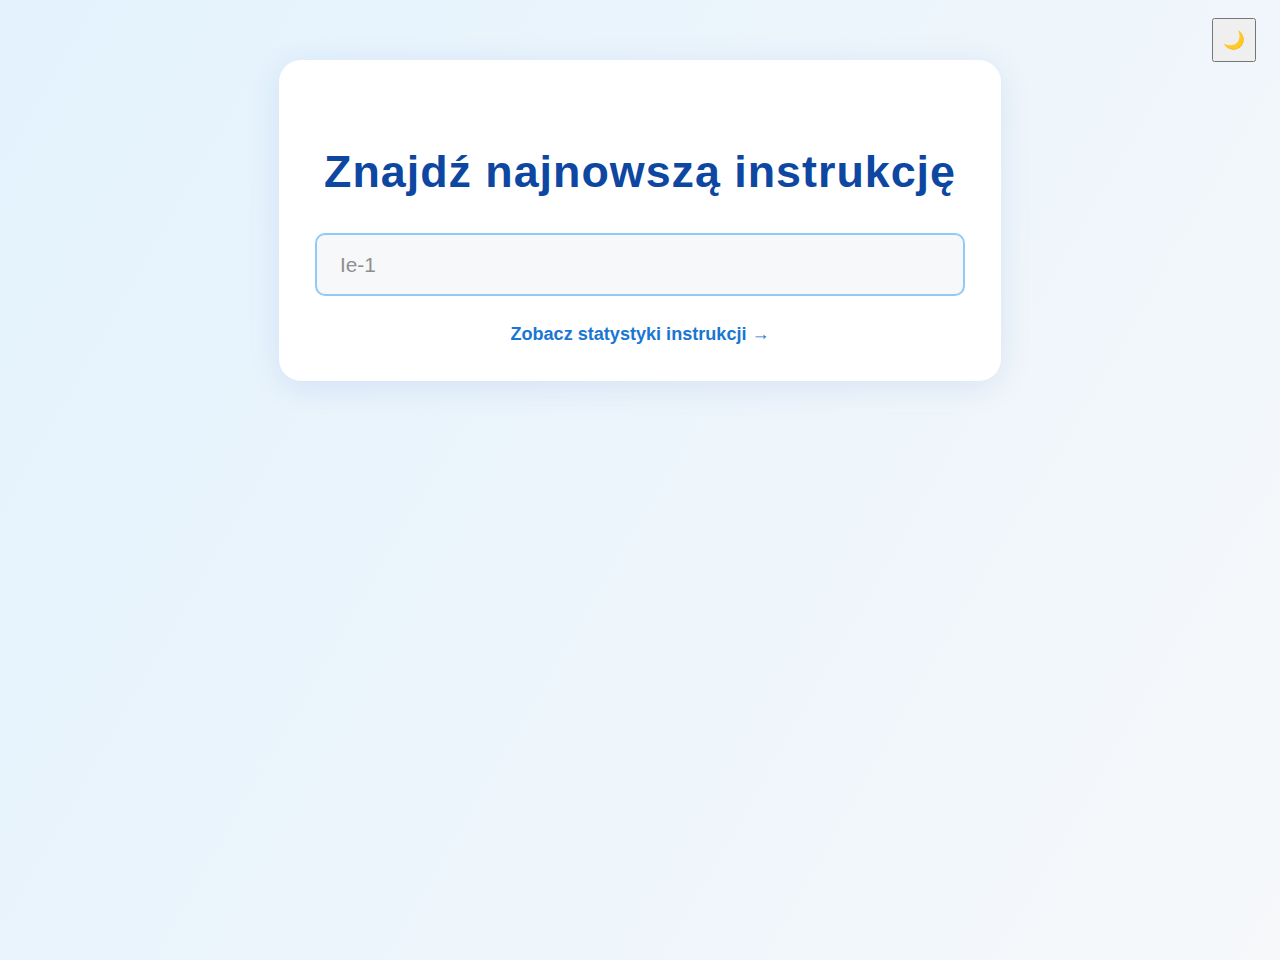
<file: web/index.html>
<!DOCTYPE html>
<html lang="pl">
<head>
    <meta charset="UTF-8">
    <meta name="viewport" content="width=device-width, initial-scale=1.0">
    <title>Znajdź najnowszą instrukcję</title>
    <link rel="stylesheet" href="style.css">
    <link rel="stylesheet" href="darkmode.css">
</head>
<body>
    <div class="container">
        <button id="toggle-darkmode" style="position:absolute;top:18px;right:24px;z-index:20;min-width:44px;min-height:44px;font-size:1.1em;cursor:pointer;">🌙</button>
        <h1>Znajdź najnowszą instrukcję</h1>
        <div class="search-box">
            <input type="text" id="search-input" autocomplete="off" />
            <div class="typing-demo" id="typing-demo" aria-hidden="true"></div>
            <div class="autocomplete-list" id="autocomplete-list" style="display:none;"></div>
        </div>
    <div id="instruction-info">
            <div id="info-fade"></div>
        </div>
        <a href="stats.html" class="stats-link">Zobacz statystyki instrukcji &rarr;</a>
    </div>
    <script src="utils.js"></script>
    <script>
    // DARK MODE obsługa na wszystkich stronach
    function setDarkMode(on) {
        document.body.classList.toggle('dark-mode', on);
        localStorage.setItem('darkMode', on ? '1' : '0');
        document.getElementById('toggle-darkmode').textContent = on ? '☀️' : '🌙';
    }
    function initDarkMode() {
        const btn = document.getElementById('toggle-darkmode');
        const dark = localStorage.getItem('darkMode') === '1';
        setDarkMode(dark);
        btn.onclick = () => setDarkMode(!document.body.classList.contains('dark-mode'));
    }
    window.addEventListener('DOMContentLoaded', initDarkMode);
    </script>
    <script>
    function updateActiveItem(items) {
        items.forEach((el, i) => {
            if (i === activeIndex) {
                el.classList.add('active');
                el.scrollIntoView({block:'nearest'});
            } else {
                el.classList.remove('active');
            }
        });
    }
    // Typing demo jako osobny element nad polem
    const examples = ["Ie-1", "Ir-1", "sygnalizacji", "automatycznego", "przesyłek", "GSM-R"];
    let typingIndex = 0, charIndex = 0, isDeleting = false, typingActive = true;
    const typingDemo = document.getElementById('typing-demo');
    const searchInput = document.getElementById('search-input');
    const autocompleteList = document.getElementById('autocomplete-list');
    let instructions = [];
    let allVersions = []; // All versions including future ones
let activeIndex = 0;
    // Ładowanie instrukcji z plików JSON
    const instructionUrls = [
        "https://raw.githubusercontent.com/Ja-Tar/AktualneInstrukcjePKP/refs/heads/main/currentFiles/ruch-i-przewozy-kolejowe.json",
        "https://raw.githubusercontent.com/Ja-Tar/AktualneInstrukcjePKP/refs/heads/main/currentFiles/automatyka-i-telekomunikacja.json"
    ];
    const allFilesUrls = [
        "https://raw.githubusercontent.com/Ja-Tar/AktualneInstrukcjePKP/refs/heads/main/allFiles/ruch-i-przewozy-kolejowe.json",
        "https://raw.githubusercontent.com/Ja-Tar/AktualneInstrukcjePKP/refs/heads/main/allFiles/automatyka-i-telekomunikacja.json"
    ];
    async function setupInstructions() {
        instructions = await fetchInstructionsFromUrls(instructionUrls);
        allVersions = await fetchAllFilesFromUrls(allFilesUrls);
    }
    setupInstructions();

    // Fetch all versions (including future) from allFiles
    async function fetchAllFilesFromUrls(urls) {
        let all = [];
        for (const url of urls) {
            try {
                const res = await fetch(url);
                if (!res.ok) continue;
                const data = await res.json();
                // allFiles contains File objects with versions array
                if (Array.isArray(data)) {
                    for (const file of data) {
                        if (file.versions && Array.isArray(file.versions)) {
                            all = all.concat(file.versions);
                        }
                    }
                }
            } catch (e) { /* pomiń błędy */ }
        }
        return all;
    }

    function typeExample() {
        if (!typingActive) return;
        const current = examples[typingIndex];
        if (!isDeleting) {
            typingDemo.textContent = current.substring(0, charIndex + 1);
            charIndex++;
            if (charIndex === current.length) {
                setTimeout(() => { isDeleting = true; typeExample(); }, 1200);
                return;
            }
        } else {
            typingDemo.textContent = current.substring(0, charIndex - 1);
            charIndex--;
            if (charIndex === 0) {
                isDeleting = false;
                typingIndex = (typingIndex + 1) % examples.length;
                setTimeout(typeExample, 600);
                return;
            }
        }
        setTimeout(typeExample, isDeleting ? 40 : 90);
    }
    typeExample();

    // Ukryj typing demo po wpisaniu czegokolwiek
    searchInput.addEventListener('input', function() {
        typingDemo.style.display = 'none';

    // Reset aktywnego indeksu przy nowym wpisie
    activeIndex = 0;

        const infoFade = document.getElementById('info-fade');
        infoFade.classList.remove('visible');
        infoFade.innerHTML = '';
        const val = this.value.trim().toLowerCase();
        if (!val || instructions.length === 0) {
            autocompleteList.style.display = 'none';
            autocompleteList.innerHTML = '';
            return;
        }

        // 1. Filtrowanie i scoring
        function getScore(instr) {
            const num = (instr.number || '').toLowerCase();
            const name = (instr.name || '').toLowerCase();
            if (!num && !name) return 0;
            // Najwyższy priorytet: pełne dopasowanie numeru
            if (num === val) return 10000;
            // Numer zaczyna się od zapytania (np. "Ir-1" dla "Ir-" lub "Ir")
            if (num.startsWith(val)) return 9000;
            // Numer zawiera zapytanie
            if (num.includes(val)) return 7000;
            // Nazwa zaczyna się od zapytania
            if (name.startsWith(val)) return 5000;
            // Nazwa zawiera zapytanie
            if (name.includes(val)) return 4000;
            // Szukaj w całości (np. "sygnalizacji")
            if ((num + ' ' + name).includes(val)) return 2000;
            return 0;
        }

        // 2. Dodaj score i filtruj
        let filtered = instructions.map(instr => ({...instr, _score: getScore(instr)}))
            .filter(instr => instr._score > 0);

        // 3. Grupowanie po numerze i nazwie (ignorując WCAG)
        function groupKey(instr) {
            return (instr.number || '___brak___') + '|' + (instr.name || '');
        }
        const groupMap = new Map();
        for (const instr of filtered) {
            const key = groupKey(instr);
            if (!groupMap.has(key)) groupMap.set(key, []);
            groupMap.get(key).push(instr);
        }
        let groups = Array.from(groupMap.values());

        // 4. Sortowanie grup:
        // Jeśli zapytanie wygląda na prefiks numeru instrukcji (np. Ir, Ir-), sortuj naturalnie po numerze
        function naturalCompare(a, b) {
            function chunkify(t) {
                return (t || '').match(/(\d+|\D+)/g)?.map(x => (isNaN(x) ? x : parseInt(x, 10))) || [];
            }
            const ac = chunkify(a);
            const bc = chunkify(b);
            for (let i = 0; i < Math.max(ac.length, bc.length); i++) {
                if (ac[i] === undefined) return -1;
                if (bc[i] === undefined) return 1;
                if (typeof ac[i] === 'number' && typeof bc[i] === 'number') {
                    if (ac[i] !== bc[i]) return ac[i] - bc[i];
                } else {
                    const cmp = String(ac[i]).localeCompare(String(bc[i]));
                    if (cmp !== 0) return cmp;
                }
            }
            return 0;
        }
        const isNumPrefix = /^ir-?$/i.test(val);
        groups.sort((a, b) => {
            const scoreA = Math.max(...a.map(x=>x._score));
            const scoreB = Math.max(...b.map(x=>x._score));
            if (isNumPrefix) {
                // Dla zapytań typu Ir lub Ir- sortuj tylko naturalnie po numerze
                const cmp = naturalCompare(a[0].number, b[0].number);
                if (cmp !== 0) return cmp;
                return (a[0].name || '').localeCompare(b[0].name || '');
            }
            // Domyślnie: najpierw po score, potem naturalnie po numerze
            if (scoreA !== scoreB) return scoreB - scoreA;
            const cmp = naturalCompare(a[0].number, b[0].number);
            if (cmp !== 0) return cmp;
            return (a[0].name || '').localeCompare(b[0].name || '');
        });

        // 5. Instrukcje bez numeru na końcu
        groups = groups.filter(g => g[0].number).concat(groups.filter(g => !g[0].number));

        // 6. Budowanie HTML (normal + WCAG)
        autocompleteList.innerHTML = groups.map(group => {
            const normal = group.find(inst => !inst.wcag);
            const wcag = group.find(inst => inst.wcag);
            let html = '';
            if (normal) {
                html += `<div class="autocomplete-item" data-num="${normal.number || ''}" data-name="${normal.name || ''}" data-wcag="0">` +
                    (normal.number ? `${normal.number} – ` : '') +
                    `${normal.name || ''}</div>`;
            }
            if (wcag) {
                html += `<div class="autocomplete-item" data-num="${wcag.number || ''}" data-name="${wcag.name || ''}" data-wcag="1">` +
                    (wcag.number ? `${wcag.number} – ` : '') +
                    `${wcag.name || ''} <span style="color:#1ecb4f;font-weight:600;">- wersja dostosowana do WCAG</span></div>`;
            }
            return html;
        }).join('');
        autocompleteList.style.display = 'block';
    updateActiveItem(Array.from(autocompleteList.querySelectorAll('.autocomplete-item')));
    });

    autocompleteList.addEventListener('mousedown', function(e) {
        let item = e.target.closest('.autocomplete-item');
        if (item && autocompleteList.contains(item)) {
            // Pobierz dane z atrybutów
            const num = item.getAttribute('data-num') || '';
            const name = item.getAttribute('data-name') || '';
            const wcag = item.getAttribute('data-wcag') === '1';
            // Jeśli kliknięto na wersję WCAG, wybierz najnowszą wersję z wcag=true
            let found;
            if (wcag) {
                found = instructions.filter(inst => (inst.number || '') === num && (inst.name || '') === name && inst.wcag === true)
                    .sort((a, b) => (new Date(b.from_date || b.to_date || 0)) - (new Date(a.from_date || a.to_date || 0)))[0];
            } else {
                found = instructions.find(inst => (inst.number || '') === num && (inst.name || '') === name && (!inst.wcag || inst.wcag === false));
                if (!found) found = instructions.find(inst => (inst.number || '') === num && (inst.name || '') === name);
            }
            if (found) {
                showInstructionInfo(found);
            }
            searchInput.value = '';
            autocompleteList.style.display = 'none';
            typingDemo.style.display = 'flex';
        }
    });

    document.addEventListener('click', function(e) {
        if (!autocompleteList.contains(e.target) && e.target !== searchInput) {
            autocompleteList.style.display = 'none';
            // Jeśli pole jest puste, wznow typing demo
            if (searchInput.value.trim() === '') {
                typingDemo.style.display = 'flex';
            }
        }
    });

    // Obsługa klawiatury: strzałki, enter, esc
    searchInput.addEventListener('keydown', function(e) {
        const items = Array.from(autocompleteList.querySelectorAll('.autocomplete-item'));
        if (!items.length || autocompleteList.style.display === 'none') return;
        if (e.key === 'ArrowDown') {
            e.preventDefault();
            activeIndex = (activeIndex + 1) % items.length;
            updateActiveItem(items);
        } else if (e.key === 'ArrowUp') {
            e.preventDefault();
            activeIndex = (activeIndex - 1 + items.length) % items.length;
            updateActiveItem(items);
        } else if (e.key === 'Enter') {
            e.preventDefault();
            if (items[activeIndex]) {
                items[activeIndex].dispatchEvent(new MouseEvent('mousedown', {bubbles:true}));
            }
        } else if (e.key === 'Escape') {
            autocompleteList.style.display = 'none';
        }
    });

    // Pokazywanie info o instrukcji
    function showInstructionInfo(inst) {
        const infoFade = document.getElementById('info-fade');
        let dateStr = inst.from_date || inst.to_date || null;
        let daysAgo = '';
        let dateDisplay = '';
        let addedStyle = '';
        if (dateStr) {
            const date = new Date(dateStr);
            const now = new Date();
            date.setHours(0,0,0,0);
            now.setHours(0,0,0,0);
            const diff = Math.floor((now - date) / (1000*60*60*24));
            daysAgo = diff >= 0 ? `${diff} dni temu` : 'w przyszłości';
            dateDisplay = `(${dateStr.replace(/-/g, '.')})`;
        } else {
            daysAgo = 'brak danych';
            dateDisplay = '';
            addedStyle = ' style="color:red;"';
        }
        let btn = '';
        if (inst.resource_url) {
            let url = inst.resource_url;
            if (!/^https?:/.test(url)) {
                url = 'https://www.plk-sa.pl' + url;
            }
            btn = `<a href="${url}" target="_blank" class="open-instr-btn">Otwórz instrukcję</a>`;
        }
        const wcagInfo = inst.wcag ? '<span class="wcag-info">(wersja dostosowana do WCAG)</span>' : '';
        
        // Check for upcoming versions
        let upcomingWarning = '';
        const upcomingVersion = findUpcomingVersion(inst);
        if (upcomingVersion) {
            const fromDate = new Date(upcomingVersion.from_date);
            const now = new Date();
            fromDate.setHours(0,0,0,0);
            now.setHours(0,0,0,0);
            const daysUntil = Math.ceil((fromDate - now) / (1000*60*60*24));
            const daysText = daysUntil === 1 ? '1 dzień' : (daysUntil >= 2 && daysUntil <= 4) ? `${daysUntil} dni` : `${daysUntil} dni`;
            
            let upcomingUrl = upcomingVersion.resource_url;
            if (upcomingUrl && !/^https?:/.test(upcomingUrl)) {
                upcomingUrl = 'https://www.plk-sa.pl' + upcomingUrl;
            }
            const upcomingBtn = upcomingUrl ? `<a href="${upcomingUrl}" target="_blank" class="warning-btn">Zobacz nową wersję</a>` : '';
            
            upcomingWarning = `
                <div class="upcoming-version-warning">
                    <div class="warning-icon">⚠️</div>
                    <div class="warning-content">
                        <div class="warning-text">Nowa wersja instrukcji wchodzi w życie</div>
                        <div class="warning-details">Aktualizacja za ${daysText} (${upcomingVersion.from_date.replace(/-/g, '.')})</div>
                        ${upcomingBtn}
                    </div>
                </div>
            `;
        }
        
        infoFade.innerHTML = `
            <div class="instr-title">
                <span class="instr-number">${inst.number || ''}</span>
                ${inst.name || ''}
            </div>
            ${wcagInfo ? `<div class="wcag-info-wrap">${wcagInfo}</div>` : ''}
            <div class="instr-date">ostatnio aktualizowano: <b${addedStyle}>${daysAgo}</b> ${dateDisplay}</div>
            ${btn}
            ${upcomingWarning}
        `;
        setTimeout(() => infoFade.classList.add('visible'), 10);
    }
    
    // Find upcoming version for the current instruction
    function findUpcomingVersion(currentInst) {
        const today = new Date();
        today.setHours(0,0,0,0);
        
        // Find all versions with same number and wcag status, with future from_date
        const upcomingVersions = allVersions.filter(v => 
            v.number === currentInst.number && 
            v.wcag === currentInst.wcag &&
            v.from_date && 
            new Date(v.from_date) > today
        );
        
        if (upcomingVersions.length === 0) return null;
        
        // Return the nearest upcoming version
        upcomingVersions.sort((a, b) => new Date(a.from_date) - new Date(b.from_date));
        return upcomingVersions[0];
    }
    </script>
</body>
</html>
</file>
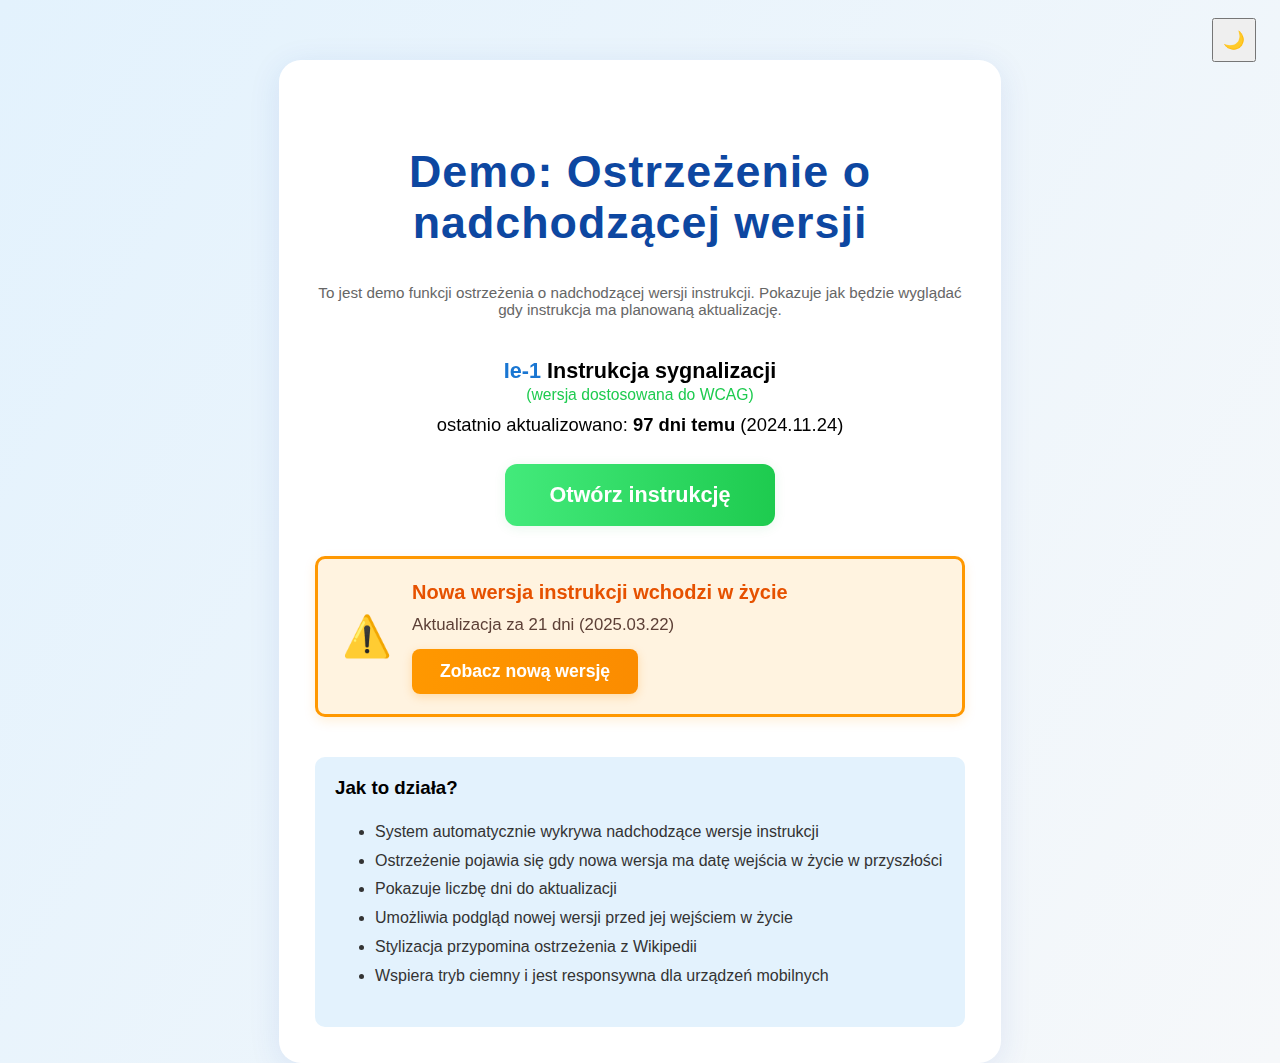
<file: web/demo-upcoming-warning.html>
<!DOCTYPE html>
<html lang="pl">
<head>
    <meta charset="UTF-8">
    <meta name="viewport" content="width=device-width, initial-scale=1.0">
    <title>Demo - Upcoming Version Warning</title>
    <link rel="stylesheet" href="style.css">
    <link rel="stylesheet" href="darkmode.css">
</head>
<body>
    <div class="container">
        <button id="toggle-darkmode" style="position:absolute;top:18px;right:24px;z-index:20;min-width:44px;min-height:44px;font-size:1.1em;cursor:pointer;">🌙</button>
        <h1>Demo: Ostrzeżenie o nadchodzącej wersji</h1>
        <p style="color: #666; font-size: 0.95em; margin-bottom: 30px;">
            To jest demo funkcji ostrzeżenia o nadchodzącej wersji instrukcji. 
            Pokazuje jak będzie wyglądać gdy instrukcja ma planowaną aktualizację.
        </p>
        
        <div id="instruction-info">
            <div id="info-fade" class="visible">
                <div class="instr-title">
                    <span class="instr-number">Ie-1</span>
                    Instrukcja sygnalizacji
                </div>
                <div class="wcag-info-wrap"><span class="wcag-info">(wersja dostosowana do WCAG)</span></div>
                <div class="instr-date">ostatnio aktualizowano: <b>97 dni temu</b> (2024.11.24)</div>
                <a href="https://www.plk-sa.pl/files/public/user_upload/pdf/Akty_prawne_i_przepisy/Instrukcje/Wydruk/Ie/Ie-1_wersja_WCAG_obowiazuje_od_24.11.2024.pdf" target="_blank" class="open-instr-btn">Otwórz instrukcję</a>
                
                <div class="upcoming-version-warning">
                    <div class="warning-icon">⚠️</div>
                    <div class="warning-content">
                        <div class="warning-text">Nowa wersja instrukcji wchodzi w życie</div>
                        <div class="warning-details">Aktualizacja za 21 dni (2025.03.22)</div>
                        <a href="https://www.plk-sa.pl/files/public/user_upload/pdf/Akty_prawne_i_przepisy/Instrukcje/Wydruk/Ie/Ie-1_wersja_obowiazujaca_od_2025-03-22_WCAG.pdf" target="_blank" class="warning-btn">Zobacz nową wersję</a>
                    </div>
                </div>
            </div>
        </div>
        
        <div style="margin-top: 40px; padding: 20px; background: #e3f2fd; border-radius: 10px; text-align: left;">
            <h3 style="margin-top: 0;">Jak to działa?</h3>
            <ul style="color: #333; line-height: 1.8;">
                <li>System automatycznie wykrywa nadchodzące wersje instrukcji</li>
                <li>Ostrzeżenie pojawia się gdy nowa wersja ma datę wejścia w życie w przyszłości</li>
                <li>Pokazuje liczbę dni do aktualizacji</li>
                <li>Umożliwia podgląd nowej wersji przed jej wejściem w życie</li>
                <li>Stylizacja przypomina ostrzeżenia z Wikipedii</li>
                <li>Wspiera tryb ciemny i jest responsywna dla urządzeń mobilnych</li>
            </ul>
        </div>
    </div>
    
    <script>
    function setDarkMode(on) {
        document.body.classList.toggle('dark-mode', on);
        localStorage.setItem('darkMode', on ? '1' : '0');
        document.getElementById('toggle-darkmode').textContent = on ? '☀️' : '🌙';
    }
    function initDarkMode() {
        const btn = document.getElementById('toggle-darkmode');
        const dark = localStorage.getItem('darkMode') === '1';
        setDarkMode(dark);
        btn.onclick = () => setDarkMode(!document.body.classList.contains('dark-mode'));
    }
    window.addEventListener('DOMContentLoaded', initDarkMode);
    </script>
</body>
</html>
</file>
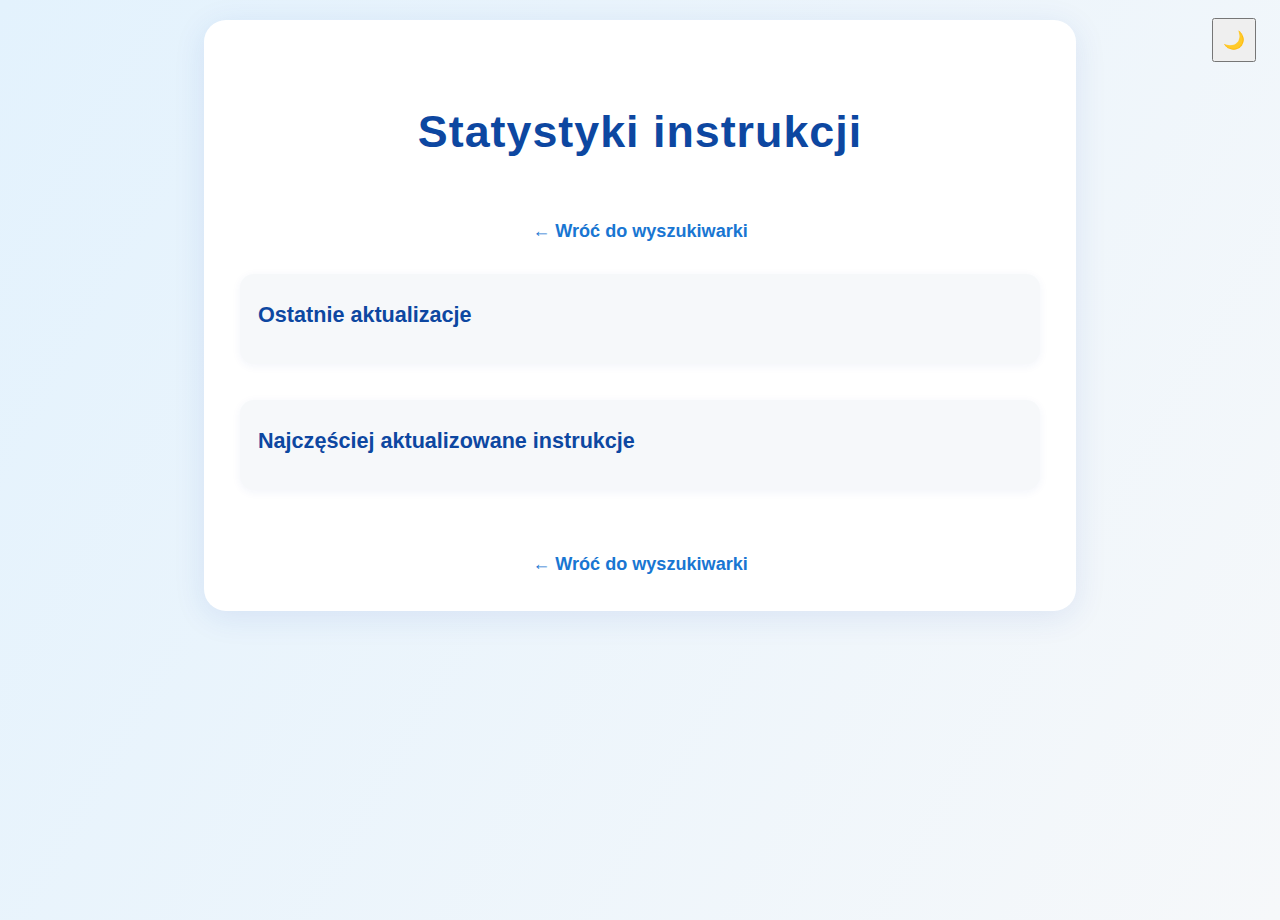
<file: web/stats.html>
<!DOCTYPE html>
<html lang="pl">
<head>
    <meta charset="UTF-8">
    <meta name="viewport" content="width=device-width, initial-scale=1.0">
    <title>Statystyki instrukcji</title>
    <link rel="stylesheet" href="style.css">
    <link rel="stylesheet" href="stats-extra.css">
    <link rel="stylesheet" href="darkmode.css">
</head>
<body>
    <div class="container">
        <button id="toggle-darkmode" style="position:absolute;top:18px;right:24px;z-index:20;min-width:44px;min-height:44px;font-size:1.1em;cursor:pointer;">🌙</button>
        <h1>Statystyki instrukcji</h1>
        <a href="index.html" class="back-link top">&larr; Wróć do wyszukiwarki</a>

        <section>
            <h2>Ostatnie aktualizacje</h2>
            <ul id="recent-updates" class="stats-list"></ul>
            <button id="show-all-updates" style="display:none">Pokaż wszystkie</button>
        </section>

        <section>
            <h2>Najczęściej aktualizowane instrukcje</h2>
            <ol id="most-updated" class="stats-list"></ol>
            <button id="show-more-most-updated" style="display:none">Pokaż więcej</button>
        </section>

        <a href="index.html" class="back-link">&larr; Wróć do wyszukiwarki</a>
    </div>

    <script src="utils.js"></script>
    <script>
    // DARK MODE obsługa na wszystkich stronach
    function setDarkMode(on) {
        document.body.classList.toggle('dark-mode', on);
        localStorage.setItem('darkMode', on ? '1' : '0');
        document.getElementById('toggle-darkmode').textContent = on ? '☀️' : '🌙';
    }
    function initDarkMode() {
        const btn = document.getElementById('toggle-darkmode');
        const dark = localStorage.getItem('darkMode') === '1';
        setDarkMode(dark);
        btn.onclick = () => setDarkMode(!document.body.classList.contains('dark-mode'));
    }
    window.addEventListener('DOMContentLoaded', initDarkMode);
    </script>
    <script>
    const statsUrls = [
        "https://raw.githubusercontent.com/Ja-Tar/AktualneInstrukcjePKP/refs/heads/main/allFiles/automatyka-i-telekomunikacja.json",
        "https://raw.githubusercontent.com/Ja-Tar/AktualneInstrukcjePKP/refs/heads/main/allFiles/ruch-i-przewozy-kolejowe.json"
    ];

    // Pomocnicze funkcje do pobierania i przetwarzania danych
    async function fetchAllInstructions(urls) {
        const all = [];
        for (const url of urls) {
            try {
                const res = await fetch(url);
                const data = await res.json();
                for (const instr of data) {
                    all.push({
                        file: url.split('/').pop(),
                        number: instr.number,
                        versions: instr.versions || []
                    });
                }
            } catch (e) { /* pomiń błędy */ }
        }
        return all;
    }

    function flattenVersions(instructions) {
        // Zwraca tablicę {number, file, from_date, to_date, name}
        const arr = [];
        for (const instr of instructions) {
            for (const v of instr.versions) {
                arr.push({
                    number: instr.number,
                    file: instr.file,
                    from_date: v.from_date,
                    to_date: v.to_date,
                    name: v.name || instr.number,
                    wcag: v.wcag || false,
                });
            }
        }
        return arr;
    }

    function parseDate(d) {
        if (!d) return null;
        // yyyy-mm-dd lub yyyy-mm-ddTHH:MM:SS
        const m = d.match(/\d{4}-\d{2}-\d{2}/);
        return m ? new Date(m[0]) : null;
    }

    function sortByDateDesc(arr, field) {
        return arr.slice().sort((a, b) => {
            const da = parseDate(a[field]);
            const db = parseDate(b[field]);
            if (!da && !db) return 0;
            if (!da) return 1;
            if (!db) return -1;
            return db - da;
        });
    }

    function groupByNumber(arr) {
        // Zwraca mapę: number -> {number, file, updates: liczba, ostatniaData}
        const map = new Map();
        for (const v of arr) {
            if (!map.has(v.number)) {
                map.set(v.number, {number: v.number, file: v.file, updates: 0, last: null});
            }
            const entry = map.get(v.number);
            entry.updates++;
            const d = parseDate(v.from_date);
            if (d && (!entry.last || d > entry.last)) entry.last = d;
        }
        return Array.from(map.values());
    }

    function polishEndForNr(n) {
        if (n === 1) return "a";
        if (n % 10 >= 2 && n % 10 <= 4 && (n % 100 < 10 || n % 100 >= 20)) return "y";
        return "";
    }

    function isNewInstruction(date) {
        // Check if instruction is new (updated within last 30 days)
        if (!date) return false;
        const now = new Date();
        now.setHours(0, 0, 0, 0);
        const daysDiff = Math.floor((now - date) / (1000 * 60 * 60 * 24));
        return daysDiff >= 0 && daysDiff <= 30;
    }

    async function renderStats() {
        const instructions = await fetchAllInstructions(statsUrls);
        const allVersions = flattenVersions(instructions);

        // Ostatnie aktualizacje (tylko po from_date)
        const updates = allVersions
            .filter(v => v.from_date)
            .map(v => ({
                ...v,
                date: parseDate(v.from_date)
            }))
            .filter(v => v.date)
            .sort((a, b) => b.date - a.date);

        const recentCount = 5;
        const recentList = document.getElementById('recent-updates');
        const showAllBtn = document.getElementById('show-all-updates');
        function renderRecent(limit) {
            // Deduplicate: dla tej samej instrukcji i daty wyświetl tylko jeden wpis
            const deduped = [];
            const seen = new Set();
            for (const u of updates) {
                const key = u.number + '|' + u.date.getTime();
                if (seen.has(key)) continue;
                // Zbierz wszystkie wersje tej instrukcji i daty
                const sameDate = updates.filter(x => x.number === u.number && x.date.getTime() === u.date.getTime());
                let wcagInfo = '';
                if (sameDate.length > 1) {
                    const hasWcag = sameDate.some(x => x.wcag);
                    const hasNorm = sameDate.some(x => !x.wcag);
                    if (hasWcag && hasNorm) wcagInfo = ' <span class="wcag-tag">(norm. + WCAG)</span>';
                    else if (hasWcag) wcagInfo = ' <span class="wcag-tag">(WCAG)</span>';
                } else if (u.wcag) {
                    wcagInfo = ' <span class="wcag-tag">(WCAG)</span>';
                }
                const isNew = isNewInstruction(u.date);
                const newClass = isNew ? ' class="new-instruction"' : '';
                deduped.push(`<li${newClass}><b>${u.number}${wcagInfo}</b> – ${u.name || ''} <span class="date">od ${u.date.toLocaleDateString('pl-PL')}</span></li>`);
                seen.add(key);
            }
            recentList.innerHTML = deduped.slice(0, limit).join('');
        }
        renderRecent(recentCount);
        if (updates.length > recentCount) {
            showAllBtn.style.display = '';
            let expanded = false;
            showAllBtn.onclick = () => {
                expanded = !expanded;
                renderRecent(expanded ? updates.length : recentCount);
                showAllBtn.textContent = expanded ? 'Pokaż mniej' : 'Pokaż wszystkie';
            };
        }

        // Najczęściej aktualizowane instrukcje (ostatnia aktualizacja po największym from_date)
        function groupByNumberFromDate(arr) {
            // Zwraca mapę: number -> {number, file, updates: liczba, last: największy from_date}
            const map = new Map();
            for (const v of arr) {
                if (!map.has(v.number)) {
                    map.set(v.number, {number: v.number, file: v.file, updates: 0, last: null, wcag: false});
                }
                const entry = map.get(v.number);
                if (v.from_date) {
                    entry.updates++;
                    const d = parseDate(v.from_date);
                    if (d && (!entry.last || d > entry.last)) entry.last = d;
                    // Jeśli którakolwiek wersja ma wcag: true, oznacz całą instrukcję jako WCAG
                    if (v.wcag) entry.wcag = true;
                }
            }
            return Array.from(map.values());
        }
        const grouped = groupByNumberFromDate(allVersions).filter(g => g.updates > 0); // Tylko te z aktualizacjamigrouped
        grouped.sort((a, b) => b.updates - a.updates);
        const mostCount = 3;
        const mostList = document.getElementById('most-updated');
        const showMoreBtn = document.getElementById('show-more-most-updated');
        function renderMost(limit) {
            mostList.innerHTML = grouped.slice(0, limit).map(g => {
                const isNew = isNewInstruction(g.last);
                const newClass = isNew ? ' class="new-instruction"' : '';
                return `<li${newClass}><b>${g.number}</b> – ${g.updates} zmian${polishEndForNr(g.updates)}${g.last ? `, ostatnia: <span class="date">od ${g.last.toLocaleDateString('pl-PL')}</span>` : ''}</li>`;
            }).join('');
        }
        renderMost(mostCount);
        if (grouped.length > mostCount) {
            showMoreBtn.style.display = '';
            let expanded = false;
            showMoreBtn.onclick = () => {
                expanded = !expanded;
                renderMost(expanded ? grouped.length : mostCount);
                showMoreBtn.textContent = expanded ? 'Pokaż mniej' : 'Pokaż więcej';
            };
        }
    }
    renderStats();
</script>
<style>
.wcag-tag {
    color: #1ecb4f;
    font-weight: 600;
    font-size: 0.98em;
    margin-left: 2px;
}
.new-instruction {
    border-left-color: #ff9800 !important;
    background: #fff3e0 !important;
}
.new-instruction:hover {
    background: #ffe0b2 !important;
}
</style>
    </script>
</body>
</html>
</file>
<file: web/style.css>
/* Styl dla kontenera info o instrukcji */
#instruction-info {
    /* margin-top: 40px; */
}
.instr-title {
    font-size: 1.35em;
    font-weight: 700;
    margin-top: 40px;
}
.instr-number {
    color: #1976d2;
    font-weight: 600;
}
.wcag-info-wrap {
    margin-bottom: 8px;
    margin-top: 2px;
}
.wcag-info {
    color: #1ecb4f;
    font-size: 0.98em;
    font-weight: 500;
}
.instr-date {
    font-size: 1.15em;
    margin-bottom: 18px;
    margin-top: 10px;
}
/* Duży zielony przycisk do otwierania instrukcji */
.open-instr-btn {
    display: inline-block;
    background: linear-gradient(90deg, #43ea7b 0%, #1ecb4f 100%);
    color: #fff;
    font-size: 1.35rem;
    font-weight: 700;
    padding: 18px 44px;
    border: none;
    border-radius: 12px;
    margin-top: 10px;
    margin-bottom: 10px;
    text-decoration: none;
    box-shadow: 0 2px 12px rgba(30, 175, 64, 0.10);
    transition: background 0.2s, transform 0.1s;
    cursor: pointer;
}
.open-instr-btn:hover {
    background: linear-gradient(90deg, #1ecb4f 0%, #43ea7b 100%);
    transform: translateY(-2px) scale(1.03);
    color: #fff;
}
body {
    font-family: 'Segoe UI', Arial, sans-serif;
    background: linear-gradient(120deg, #e3f2fd 0%, #f6f8fa 100%);
    margin: 0;
    padding: 0;
    min-height: 100vh;
}
.container {
    max-width: 650px;
    margin: 60px auto 0 auto;
    background: #fff;
    border-radius: 22px;
    box-shadow: 0 6px 32px rgba(30, 64, 175, 0.10);
    padding: 56px 36px 36px 36px;
    text-align: center;
}
h1 {
    font-size: 2.8rem;
    margin-bottom: 36px;
    color: #0d47a1;
    font-weight: 800;
    letter-spacing: 1px;
}
.search-box {
    position: relative;
}
input[type="text"] {
    width: 100%;
    padding: 18px 22px;
    font-size: 1.25rem;
    border: 2px solid #90caf9;
    border-radius: 10px;
    outline: none;
    transition: border 0.2s;
    background: #f6f8fa;
    box-sizing: border-box;
}
input[type="text"]:focus {
    border-color: #1976d2;
    background: #fff;
}
.autocomplete-list {
    position: absolute;
    left: 0; right: 0;
    top: 100%;
    background: #fff;
    border: 1px solid #e3e3e3;
    border-top: none;
    z-index: 10;
    max-height: 220px;
    overflow-y: auto;
    border-radius: 0 0 10px 10px;
    box-shadow: 0 2px 12px rgba(30, 64, 175, 0.07);
}
.autocomplete-item {
    padding: 14px 22px;
    cursor: pointer;
    text-align: left;
    font-size: 1.08rem;
}
.autocomplete-item:hover, .autocomplete-item.active {
    background: #e3f2fd;
}
#typing-demo {
  position: absolute;
  left: 0px;
  top: 0px;
  width: 100%;
  height: 100%;
  pointer-events: none;
  display: flex;
  align-items: center;
  padding-left: 25px;
  color: rgb(117, 117, 117);
  opacity: 0.8;
  font-size: 1.3em;
}
.stats-link, .back-link {
    display: inline-block;
    margin-top: 28px;
    color: #1976d2;
    text-decoration: none;
    font-weight: 600;
    font-size: 1.13rem;
    transition: color 0.2s;
}
.stats-link:hover, .back-link:hover {
    color: #0d47a1;
    text-decoration: underline;
}
table {
    width: 100%;
    border-collapse: collapse;
    margin: 28px 0;
    background: #f6f8fa;
    border-radius: 10px;
    overflow: hidden;
}
th, td {
    padding: 14px 12px;
    border-bottom: 1px solid #e3e3e3;
    text-align: left;
}
th {
    background: #e3f2fd;
    color: #1976d2;
    font-size: 1.08rem;
}
tr:last-child td {
    border-bottom: none;
}
#info-fade {
    opacity: 0;
    transform: translateY(20px);
    transition: opacity 0.35s cubic-bezier(.4,0,.2,1), transform 0.35s cubic-bezier(.4,0,.2,1);
    pointer-events: none;
    will-change: opacity, transform;
}
#info-fade.visible {
    opacity: 1;
    transform: translateY(0);
    pointer-events: auto;
}
/* Warning box for upcoming versions */
.upcoming-version-warning {
    border: 3px solid #ff9800;
    border-radius: 10px;
    background: #fff3e0;
    padding: 20px 24px;
    margin-top: 20px;
    margin-bottom: 10px;
    display: flex;
    align-items: center;
    gap: 20px;
    text-align: left;
    box-shadow: 0 4px 12px rgba(255, 152, 0, 0.15);
}
.upcoming-version-warning .warning-icon {
    font-size: 2.5em;
    flex-shrink: 0;
}
.upcoming-version-warning .warning-content {
    flex: 1;
}
.upcoming-version-warning .warning-text {
    color: #e65100;
    font-weight: 700;
    font-size: 1.25em;
    margin-bottom: 10px;
    line-height: 1.3;
}
.upcoming-version-warning .warning-details {
    color: #5d4037;
    font-size: 1.05em;
    margin-bottom: 14px;
    font-weight: 500;
}
.upcoming-version-warning .warning-btn {
    display: inline-block;
    background: linear-gradient(90deg, #ff9800 0%, #fb8c00 100%);
    color: #fff;
    font-size: 1.1rem;
    font-weight: 700;
    padding: 12px 28px;
    border: none;
    border-radius: 8px;
    text-decoration: none;
    box-shadow: 0 3px 10px rgba(255, 152, 0, 0.25);
    transition: background 0.2s, transform 0.1s, box-shadow 0.2s;
    cursor: pointer;
}
.upcoming-version-warning .warning-btn:hover {
    background: linear-gradient(90deg, #fb8c00 0%, #f57c00 100%);
    transform: translateY(-2px);
    box-shadow: 0 4px 14px rgba(255, 152, 0, 0.35);
}
@media (max-width: 700px) {
    .container { padding: 24px 6vw; }
    h1 { font-size: 2rem; }
    input[type="text"] { font-size: 1rem; }
    .autocomplete-item { font-size: 0.98rem; }
    th, td { font-size: 0.98rem; }
    .upcoming-version-warning {
        flex-direction: column;
        gap: 12px;
        padding: 14px 16px;
        text-align: center;
    }
    .upcoming-version-warning .warning-icon {
        font-size: 1.8em;
    }
    .upcoming-version-warning .warning-text {
        font-size: 1em;
    }
    .upcoming-version-warning .warning-details {
        font-size: 0.95em;
    }
}
</file>
<file: web/darkmode.css>
/* Nakładka dark mode dla całej aplikacji */
body.dark-mode {
  background: linear-gradient(120deg, #23272f 0%, #181a20 100%) !important;
  color: #e3e3e3;
}
body.dark-mode .container {
  background: #23272f !important;
  color: #e3e3e3;
  box-shadow: 0 6px 32px rgba(10, 20, 40, 0.25);
}
body.dark-mode h1, body.dark-mode h2, body.dark-mode .instr-title, body.dark-mode .instr-number {
  color: #90caf9 !important;
}
body.dark-mode .back-link, body.dark-mode .stats-link {
  color: #90caf9 !important;
}
body.dark-mode .back-link:hover, body.dark-mode .stats-link:hover {
  color: #e3f2fd !important;
}
body.dark-mode .open-instr-btn {
  background: linear-gradient(90deg, #1976d2 0%, #43ea7b 100%) !important;
  color: #fff !important;
}
body.dark-mode .open-instr-btn:hover {
  background: linear-gradient(90deg, #43ea7b 0%, #1976d2 100%) !important;
}
body.dark-mode .stats-list li {
  background: #23272f !important;
  border-left: 3px solid #90caf9 !important;
  color: #e3e3e3 !important;
}
body.dark-mode .stats-list li:hover {
  background: #1a1c22 !important;
}
body.dark-mode section {
  background: #181a20 !important;
}
body.dark-mode table {
  background: #23272f !important;
}
body.dark-mode th {
  background: #181a20 !important;
  color: #90caf9 !important;
}
body.dark-mode td {
  color: #e3e3e3 !important;
}
body.dark-mode input[type="text"] {
  background: #23272f !important;
  color: #e3e3e3 !important;
  border-color: #90caf9 !important;
}
body.dark-mode input[type="text"]:focus {
  background: #181a20 !important;
  border-color: #1976d2 !important;
}
body.dark-mode .autocomplete-list {
  background: #23272f !important;
  color: #e3e3e3 !important;
  border-color: #181a20 !important;
}
body.dark-mode .autocomplete-item {
  background: #23272f !important;
  color: #e3e3e3 !important;
}
body.dark-mode .autocomplete-item:hover, body.dark-mode .autocomplete-item.active {
  background: #181a20 !important;
}
body.dark-mode .wcag-tag {
  color: #43ea7b !important;
}
body.dark-mode .wcag-info {
  color: #43ea7b !important;
}
body.dark-mode .date {
  color: #90caf9 !important;
}
body.dark-mode .upcoming-version-warning {
  background: #2e1f0f !important;
  border-color: #ff9800 !important;
}
body.dark-mode .upcoming-version-warning .warning-text {
  color: #ffb74d !important;
}
body.dark-mode .upcoming-version-warning .warning-details {
  color: #d7ccc8 !important;
}
body.dark-mode .upcoming-version-warning .warning-btn {
  background: linear-gradient(90deg, #f57c00 0%, #ef6c00 100%) !important;
  color: #fff !important;
}
body.dark-mode .upcoming-version-warning .warning-btn:hover {
  background: linear-gradient(90deg, #ef6c00 0%, #e65100 100%) !important;
}
body.dark-mode .new-instruction {
  background: #2e1f0f !important;
  border-left-color: #ff9800 !important;
}
body.dark-mode .new-instruction:hover {
  background: #3d2812 !important;
}
</file>
<file: web/stats-extra.css>
/* Nakładka na style dla stats.html - tylko dla statystyk */

section {
  background: #f6f8fa;
  border-radius: 14px;
  box-shadow: 0 2px 10px rgba(30,64,175,0.06);
  margin: 32px 0 36px 0;
  padding: 28px 18px 18px 18px;
  text-align: left;
}

.container {
  max-width: 800px;
  margin: 20px auto;
}

.stats-list {
  margin: 0 0 12px 0;
  padding-left: 22px;
  font-size: 1.08em;
  line-height: 1.7;
}

.stats-list li {
  margin-bottom: 7px;
  padding: 6px 0 6px 0;
  border-left: 3px solid #90caf9;
  padding-left: 12px;
  background: #fff;
  border-radius: 6px;
  transition: background 0.2s;
}

.stats-list li:hover {
  background: #e3f2fd;
}

.stats-list .date {
  color: #1976d2;
  font-weight: 500;
  margin-left: 8px;
  font-size: 0.98em;
}

#most-updated .date {
  margin: 0;
}

button#show-all-updates,
button#show-more-most-updated {
  background: #1976d2;
  color: #fff;
  border: none;
  border-radius: 8px;
  padding: 10px 28px;
  font-size: 1.08em;
  font-weight: 600;
  margin: 8px 0 0 0;
  cursor: pointer;
  box-shadow: 0 2px 8px rgba(30,64,175,0.08);
  transition: background 0.2s, transform 0.1s;
}
button#show-all-updates:hover,
button#show-more-most-updated:hover {
  background: #0d47a1;
  transform: translateY(-2px) scale(1.04);
}

section h2 {
  color: #0d47a1;
  font-size: 1.35em;
  margin-bottom: 18px;
  margin-top: 0;
  font-weight: 700;
}

@media (max-width: 700px) {
  section { padding: 12px 2vw; }
  .stats-list { font-size: 0.98em; }
  button#show-all-updates, button#show-more-most-updated { font-size: 0.98em; }
}
</file>
